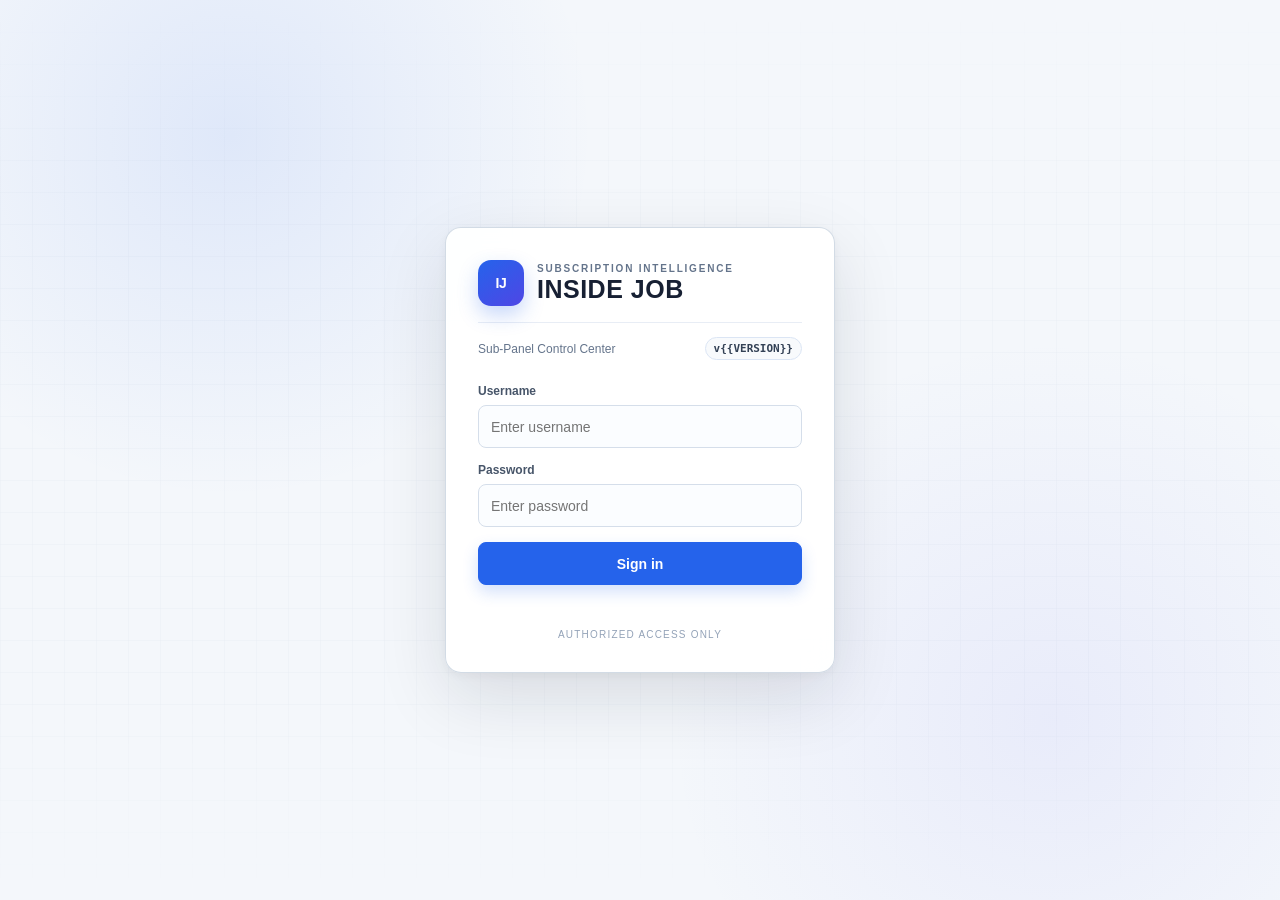
<file: internal/webui/assets/login.html>
<!doctype html>
<html lang="zh-CN">
<head>
  <meta charset="utf-8">
  <title>INSIDE JOB · Sub-Panel</title>
  <meta name="viewport" content="width=device-width,initial-scale=1">
  <meta name="robots" content="noindex,nofollow">
  <meta name="referrer" content="no-referrer">
  <link rel="icon" href="data:,">
  <style>
    *,*::before,*::after { box-sizing: border-box; }
    html,body { width: 100%; height: 100%; min-height: 100%; margin: 0; }
    body {
      font-family: -apple-system, BlinkMacSystemFont, "Segoe UI", Roboto, sans-serif;
      background:
        radial-gradient(circle at 18% 15%, rgba(37,99,235,.10), transparent 28%),
        radial-gradient(circle at 82% 80%, rgba(99,102,241,.08), transparent 30%),
        #f4f7fb;
      color: #172033;
      display: flex;
      align-items: center;
      justify-content: center;
      width: 100%;
      min-height: 100vh;
      min-height: 100dvh;
      padding: 20px;
      overflow: auto;
    }
    body::before {
      content: "";
      position: fixed;
      inset: 0;
      pointer-events: none;
      opacity: .32;
      background-image:
        linear-gradient(rgba(148,163,184,.12) 1px, transparent 1px),
        linear-gradient(90deg, rgba(148,163,184,.12) 1px, transparent 1px);
      background-size: 32px 32px;
      mask-image: linear-gradient(to bottom, transparent, #000 22%, #000 78%, transparent);
    }
    .box {
      position: relative;
      width: 100%;
      max-width: 390px;
      background: rgba(255,255,255,.94);
      border: 1px solid rgba(203,213,225,.85);
      border-radius: 16px;
      padding: 32px;
      box-shadow: 0 24px 70px rgba(15,23,42,.12), 0 3px 12px rgba(15,23,42,.05);
      backdrop-filter: blur(14px);
    }
    .brand {
      display: flex;
      align-items: center;
      gap: 13px;
      margin-bottom: 8px;
    }
    .mark {
      display: grid;
      place-items: center;
      width: 46px;
      height: 46px;
      border-radius: 13px;
      background: linear-gradient(145deg, #2563eb, #4f46e5);
      color: #fff;
      box-shadow: 0 9px 20px rgba(37,99,235,.25);
      font-size: 14px;
      font-weight: 800;
      letter-spacing: -.4px;
    }
    .eyebrow {
      margin: 0 0 2px;
      color: #64748b;
      font-size: 10px;
      font-weight: 700;
      letter-spacing: 1.8px;
    }
    h1 {
      margin: 0;
      font-size: 25px;
      line-height: 1.1;
      letter-spacing: .5px;
    }
    .meta {
      display: flex;
      align-items: center;
      justify-content: space-between;
      gap: 12px;
      margin: 16px 0 24px;
      padding-top: 14px;
      border-top: 1px solid #e8edf5;
      color: #64748b;
      font-size: 12px;
    }
    .version {
      padding: 4px 8px;
      border: 1px solid #dbe5f4;
      border-radius: 999px;
      background: #f8fafc;
      color: #334155;
      font: 600 11px/1.2 ui-monospace, SFMono-Regular, Menlo, monospace;
    }
    form { margin: 0; }
    label {
      display: block;
      margin: 0 0 7px;
      color: #475569;
      font-size: 12px;
      font-weight: 650;
    }
    input {
      display: block;
      width: 100%;
      height: 43px;
      padding: 9px 12px;
      margin-bottom: 15px;
      border: 1px solid #d5deea;
      border-radius: 8px;
      font-size: 14px;
      font-family: inherit;
      background: #fbfdff;
      color: #172033;
      transition: border-color .15s, box-shadow .15s, background .15s;
    }
    input:focus {
      outline: none;
      border-color: #3b82f6;
      background: #fff;
      box-shadow: 0 0 0 3px rgba(59,130,246,.12);
    }
    button {
      display: block;
      width: 100%;
      height: 43px;
      margin-top: 4px;
      padding: 9px;
      border: 1px solid #2563eb;
      border-radius: 8px;
      background: #2563eb;
      color: #fff;
      font-size: 14px;
      font-weight: 650;
      font-family: inherit;
      cursor: pointer;
      box-shadow: 0 7px 16px rgba(37,99,235,.2);
      transition: background .15s, transform .15s, box-shadow .15s;
    }
    button:hover { background: #1d4ed8; box-shadow: 0 9px 20px rgba(37,99,235,.26); }
    button:active { transform: translateY(1px); }
    .err {
      margin-top: 10px;
      color: #dc2626;
      font-size: 13px;
      min-height: 18px;
    }
    .foot {
      margin-top: 16px;
      color: #94a3b8;
      text-align: center;
      font-size: 10px;
      letter-spacing: 1.2px;
    }
    @media (max-width: 480px) {
      body { padding: 14px; align-items: center; justify-content: center; }
      .box { max-width: 360px; padding: 25px 20px; border-radius: 14px; }
      h1 { font-size: 22px; }
      .meta { margin-bottom: 20px; }
    }
  </style>
</head>
<body>
  <div class="box">
    <div class="brand">
      <div class="mark">IJ</div>
      <div>
        <p class="eyebrow">SUBSCRIPTION INTELLIGENCE</p>
        <h1>INSIDE JOB</h1>
      </div>
    </div>
    <div class="meta">
      <span>Sub-Panel Control Center</span>
      <span class="version">v{{VERSION}}</span>
    </div>
    <form id="f" autocomplete="off">
      <label for="username">Username</label>
      <input id="username" name="username" type="text" placeholder="Enter username" autocomplete="off" autocapitalize="off" autocorrect="off" spellcheck="false" required>
      <label for="password">Password</label>
      <input id="password" name="password" type="password" placeholder="Enter password" autocomplete="off" required>
      <button type="submit">Sign in</button>
    </form>
    <div id="e" class="err"></div>
    <div class="foot">AUTHORIZED ACCESS ONLY</div>
  </div>
  <script>
    document.getElementById('f').addEventListener('submit', async e => {
      e.preventDefault();
      const fd = new FormData(e.target);
      const r = await fetch('/api/login', {
        method: 'POST',
        headers: {'Content-Type': 'application/json'},
        body: JSON.stringify({username: fd.get('username'), password: fd.get('password')})
      });
      if (r.ok) {
        location.href = '/';
      } else {
        document.getElementById('e').textContent = 'Invalid credentials';
      }
    });
  </script>
</body>
</html>
</file>
